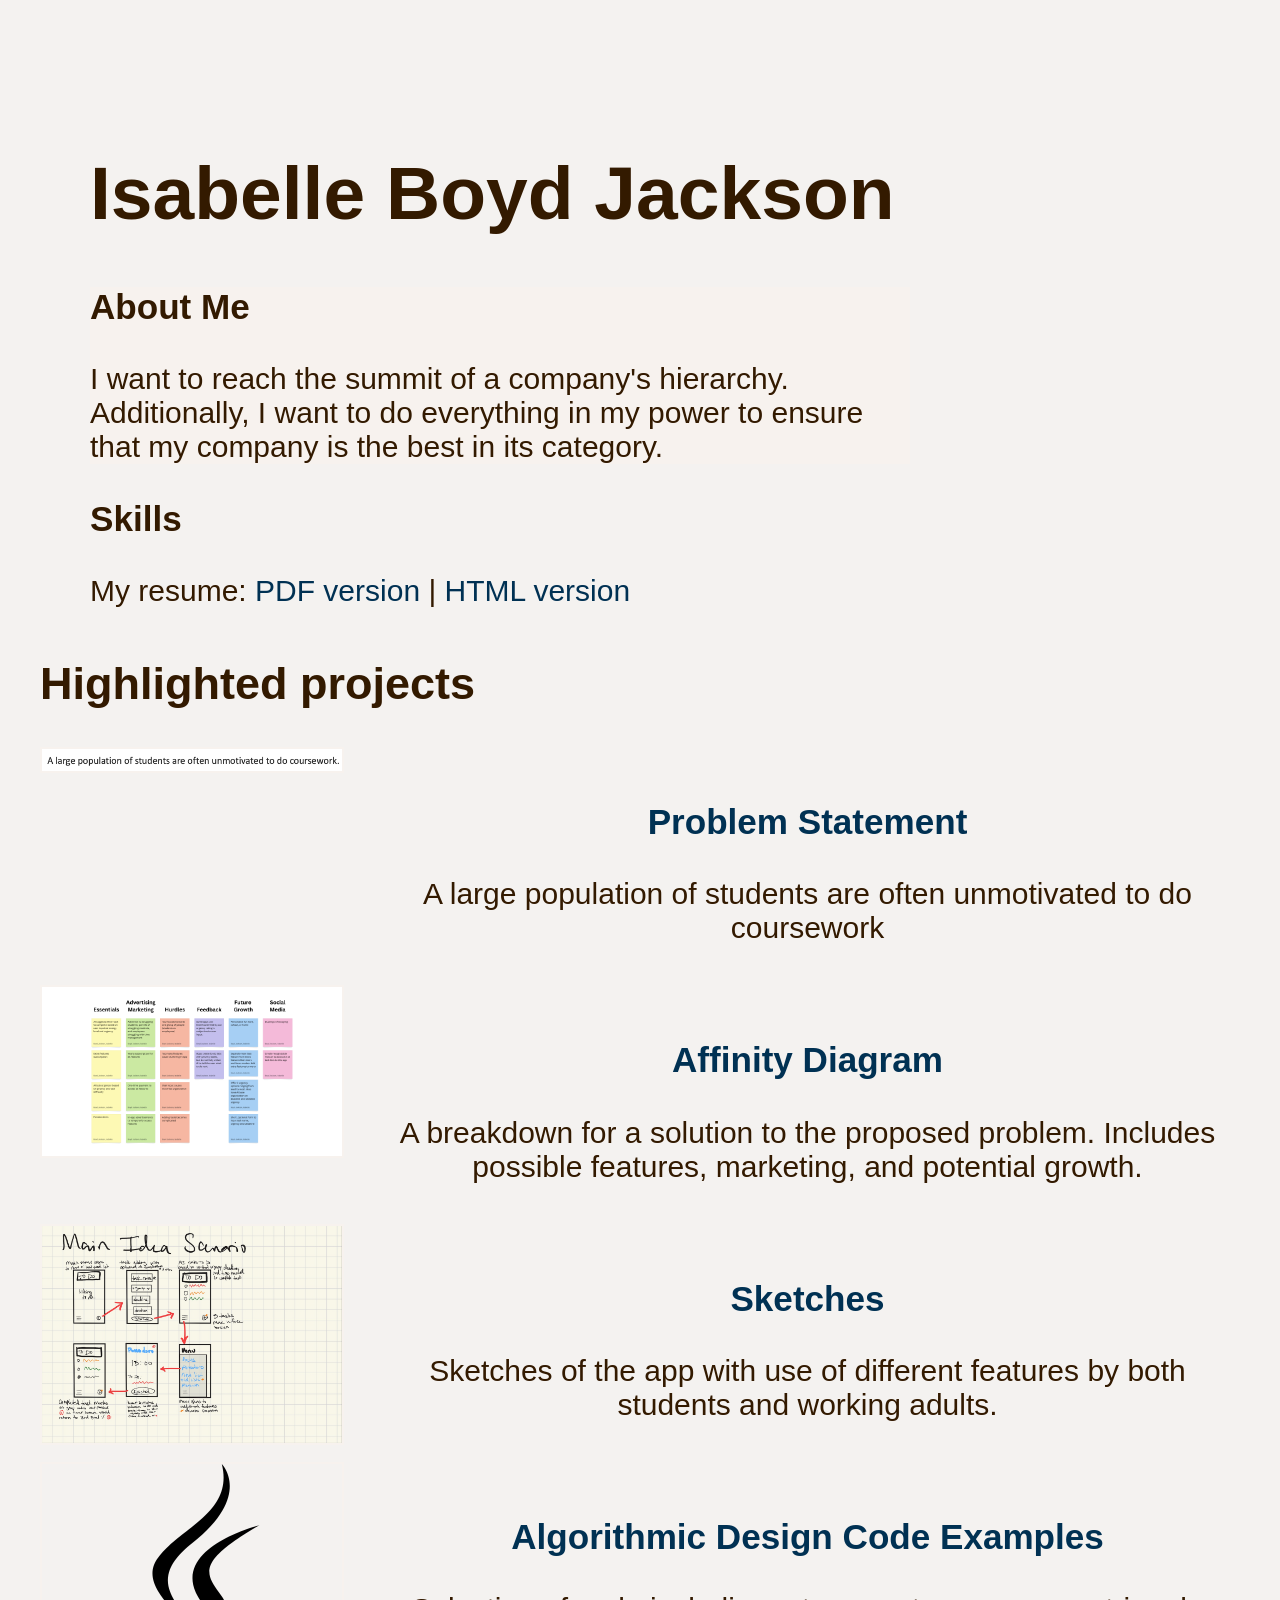
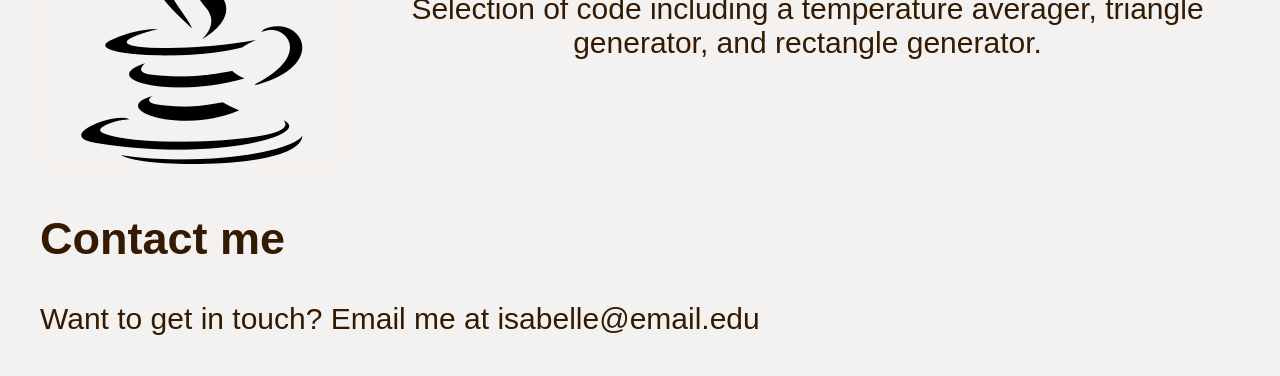
<file: index.html>
<!DOCTYPE html>
    <html>
        <head>
            <title>CSCE 190: Isabelle Boyd Jackson </title>
            <link rel="stylesheet" href="styles.css">
        </head>
        <body>
            <div class="personal">
                <h1>Isabelle Boyd Jackson</h1>
                <section class="about">
                    <h3>About Me</h3>
                    <p>I want to reach the summit of a company's hierarchy. Additionally, I want to do everything in my power to ensure that my company is the best in its category.</p>
                </section>
                <section class="skills">
                    <h3>Skills</h3>
                    <span>
                        My resume: <a href="files/Resume-2.pdf" target="_blank">PDF version</a> | <a href="resume.html">HTML version</a>
                    </span>
                </section>
            </div>
            <div class="projects">
                <h2>Highlighted projects</h2>               
                    <div class="project">
                        <div class="project-left"><a href="files/problem statement.pdf"><img src="images/problem statement ss.png"></a></div>
                            <div class="project-contentL">
                            <a href="files/problem statement.pdf"><h3>Problem Statement</h3></a>
                            <p>A large population of students are often unmotivated to do coursework</p>
                            </div>
                    </div>               
                    <div class="project">
                        <div class="project-left">
                        <a href="files/affinity_doc.pdf"><img src="images/affinity_img.png"></a>
                        </div>
                        <div class="project-contentL">
                        <a href="files/affinity_doc.pdf"><h3>Affinity Diagram</h3></a>
                        <p>A breakdown for a solution to the proposed problem. Includes possible features, marketing, and potential growth.</p> 
                        </div>
                    </div>                 
                    <div class="project">
                        <div class="project-left"><a href="files/sketches_doc.pdf"><img src="images/sketches_img.png"></a></div>
                        <div class="project-contentL">
                        <a href="files/sketches_doc.pdf"><h3>Sketches</h3></a>
                        <p>Sketches of the app with use of different features by both students and working adults.</p>
                        </div>
                    </div>      
                    <div class="project">
                        <div class="project-left">
                        <a href="https://github.com/isabelleb007/CSCE145"><img src="images/algorithmic_design.png"></a>
                        </div>
                        <div class="project-contentL">
                        <a href="https://github.com/isabelleb007/CSCE145"><h3>Algorithmic Design Code Examples</h3></a>
                        <p>Selection of code including a temperature averager, triangle generator, and rectangle generator.</p>
                        </div>
                    </div>
            </div>
            <div class="contact">
                <h2>Contact me</h2>
                <p> Want to get in touch? Email me at isabelle@email.edu</p>
            </div>
        </body>
    </html>
</file>
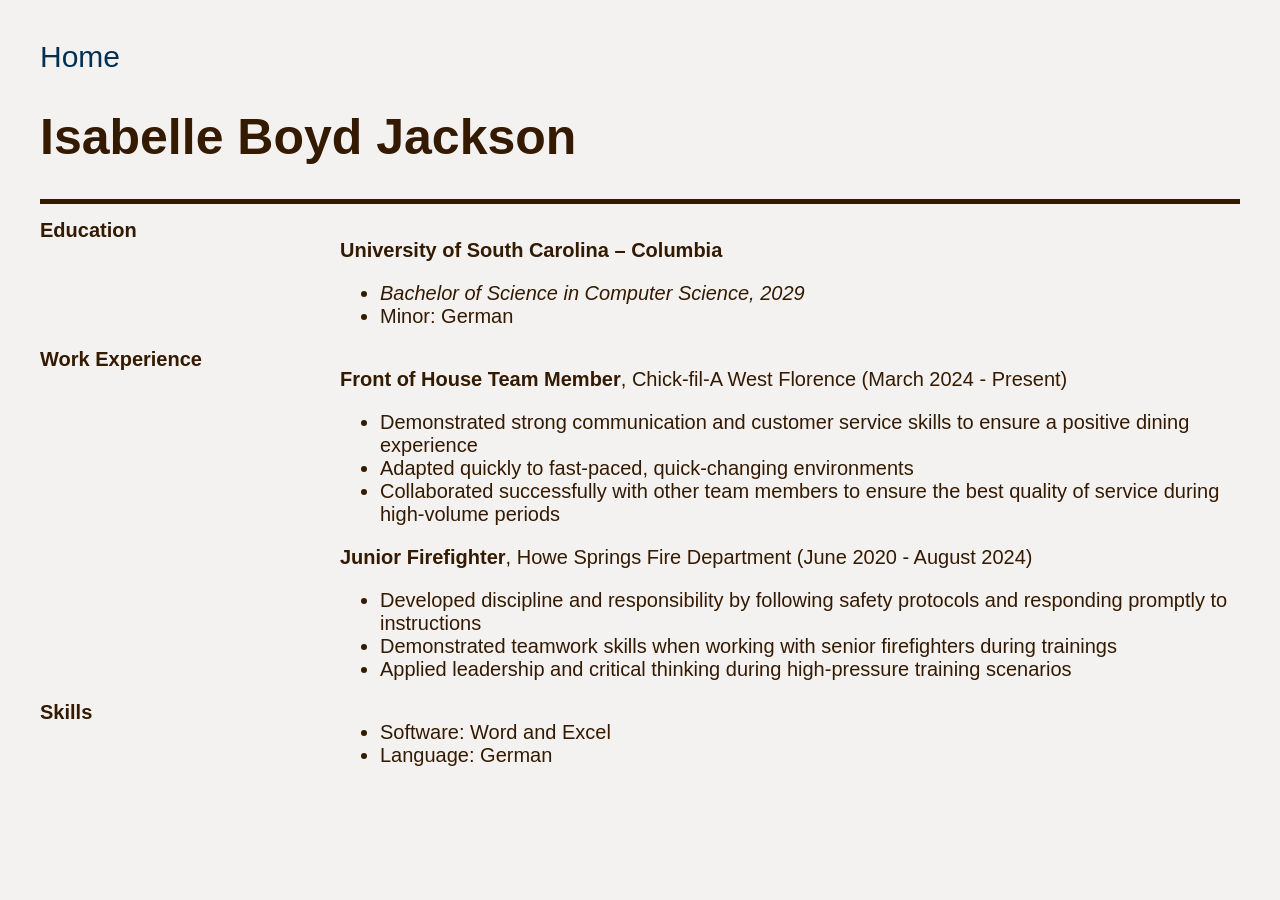
<file: resume.html>
<!DOCTYPE html>
 <html>
    <head>
            <title>CSCE 190: Resume </title>
            <link rel="stylesheet" href="styles.css">
    </head>
    <body>
        <p>
            <a href="index.html">Home</a>
        </p>
        <h1 style="font-size: 50px;">Isabelle Boyd Jackson</h1>
        <hr style="height: 5px; border-width: 0; color: #331a00; background-color: #331a00;">
        <div class="section">
            <div class="section-title">Education</div>
                <div class="section-content">
                    <p style="font-weight: bold;">University of South Carolina – Columbia</p>
                    <ul>
                    <li style="font-style: italic;">Bachelor of Science in Computer Science, 2029</li>
                    <li>Minor: German</li>
                    </ul>
                </div>
        </div>
        <div class="section">
            <div class="section-title">Work Experience</div>
                <div class="section-content">
                    <p><strong>Front of House Team Member</strong>, Chick-fil-A West Florence (March 2024 - Present)</p>
                    <ul>
                    <li>Demonstrated strong communication and customer service skills to ensure a positive dining experience</li>
                    <li>Adapted quickly to fast-paced, quick-changing environments</li>
                    <li>Collaborated successfully with other team members to ensure the best quality of service during high-volume periods</li>
                    </ul>
                    <break></break>
                    <p style="margin-top: 10px;"><strong>Junior Firefighter</strong>, Howe Springs Fire Department (June 2020 - August 2024)</p>
                    <ul>
                    <li>Developed discipline and responsibility by following safety protocols and responding promptly to instructions</li>
                    <li>Demonstrated teamwork skills when working with senior firefighters during trainings</li>
                    <li>Applied leadership and critical thinking during high-pressure training scenarios</li>
                    </ul>
                </div>
        </div>
        <div class="section">
            <div class="section-title">Skills</div>
                <div class="section-content">
                    <ul>
                    <li>Software: Word and Excel</li>
                    <li>Language: German </li>
                    </ul>
                </div>
        </div>
    </body>
</html>
</file>
<file: styles.css>
/* Index CSS */
/* Defaults */
body { 
    background: #f4f2f0;
    font-size: 30px;
    color: #331a00;
    font-family: Tahoma, sans-serif;
    margin: 40px;
}
img{
    max-width: 100%;
    height: auto;
    border: 2px solid #f7f2ee;
    display: block; 
    }
a { 
    text-decoration: none; /* changes underline in hyperlink */
    color: #003153; /* can change color */
}
/* Personal CSS */
.personal {
    text-align: left;
    margin: 50px; 
    padding-top: 50px;
    padding-right: 280px;
    font-size: 30px;
}
.personal h1 {
    font-size: 75px;
}
.about {
    background: #f7f2ee;
}

/* Project CSS */
.project {
    display: flex;
    font-size: 30px;
    padding-bottom: 10px;
}
.project-left {
    width: 25%;
    text-align: left;
    padding-right: 25px;
}
.project-contentL {
    flex: 1;
    text-align: center;
    padding-top: 20px;
    padding-left:10px;
}
/* Resume CSS */
/*Parts of section related CSS suggested by AI */
.section {
    display: flex;
    font-size: 20px;
}
.section-title {
    width: 25%;
    font-weight: bold;
    text-align: left;
}
.section-content {
    flex: 1;
    text-align: left;
}
</file>
